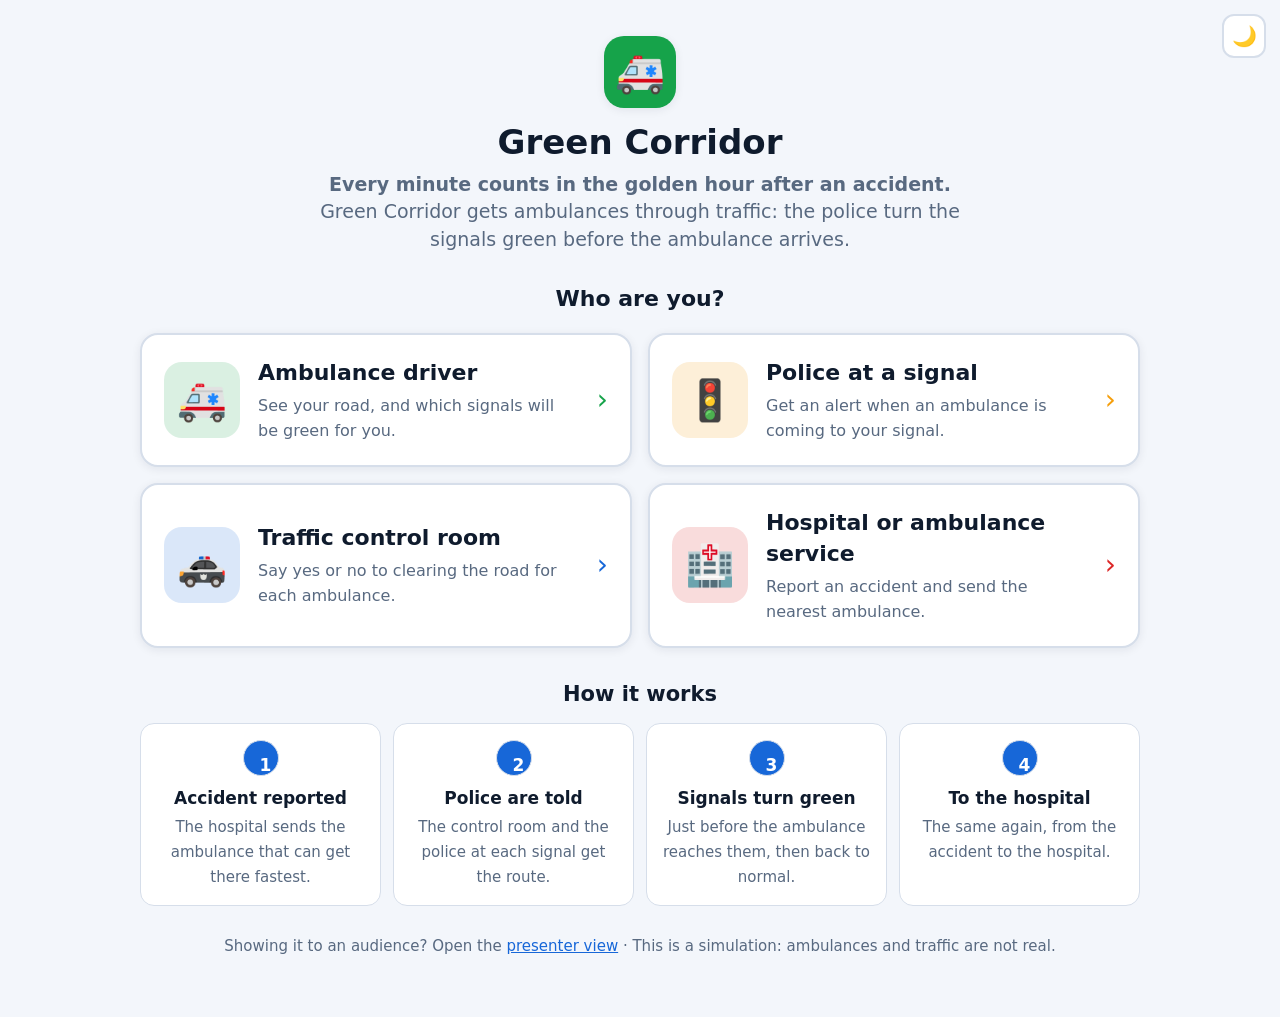
<file: static/home.html>
<!doctype html>
<html lang="en">
<head>
  <meta charset="utf-8">
  <meta name="viewport" content="width=device-width, initial-scale=1">
  <title>Green Corridor</title>
  <link rel="stylesheet" href="/static/common.css">
  <style>
    main { max-width: 1040px; margin: 0 auto; padding: 36px 20px 60px; }
    .hero { text-align: center; margin-bottom: 30px; }
    .hero .logo { width: 72px; height: 72px; border-radius: 20px; background: var(--green-strong); display: inline-grid; place-items: center;
                  font-size: 40px; margin-bottom: 14px; box-shadow: var(--shadow); }
    .hero h1 { font-size: 34px; margin-bottom: 8px; }
    .hero p { font-size: 19px; color: var(--muted); max-width: 640px; margin: 0 auto; }
    .ask { text-align: center; font-size: 22px; font-weight: 800; margin: 8px 0 18px; }
    .tiles { display: grid; grid-template-columns: repeat(2, 1fr); gap: 16px; }
    .tile { display: flex; gap: 18px; align-items: center; padding: 22px; border-radius: 18px; background: var(--surface);
            border: 2px solid var(--border); text-decoration: none; color: var(--text); box-shadow: var(--shadow);
            transition: transform .15s ease, border-color .15s ease; min-height: 128px; }
    .tile:hover, .tile:focus-visible { border-color: var(--c); transform: translateY(-2px); }
    .tile .ic { width: 76px; height: 76px; border-radius: 18px; display: grid; place-items: center; font-size: 40px; flex: none;
                background: color-mix(in srgb, var(--c) 16%, var(--surface)); }
    .tile b { display: block; font-size: 22px; margin-bottom: 4px; }
    .tile span { color: var(--muted); font-size: 16px; }
    .tile .go { margin-left: auto; font-size: 28px; color: var(--c); flex: none; }
    .how { margin-top: 34px; }
    .how h2 { text-align: center; margin-bottom: 16px; }
    .flow { display: grid; grid-template-columns: repeat(4, 1fr); gap: 12px; }
    .flow div { background: var(--surface); border: 1px solid var(--border); border-radius: 14px; padding: 16px; text-align: center; }
    .flow .n { width: 36px; height: 36px; border-radius: 50%; background: var(--primary); color: #fff; font-weight: 800;
               display: grid; place-items: center; margin: 0 auto 10px; line-height: 1; }
    .flow b { display: block; margin-bottom: 4px; }
    .flow span { color: var(--muted); font-size: 15px; }
    footer { text-align: center; margin-top: 30px; color: var(--muted); font-size: 15px; }
    @media (max-width: 760px) { .tiles, .flow { grid-template-columns: 1fr; } .hero h1 { font-size: 28px; } }
  </style>
</head>
<body>
<script src="/static/common.js"></script>
<div id="themebox" style="position:fixed;top:14px;right:14px;z-index:5"></div>
<main>
  <div class="hero">
    <div class="logo">🚑</div>
    <h1>Green Corridor</h1>
    <p><b>Every minute counts in the golden hour after an accident.</b> Green Corridor gets ambulances through traffic: the police turn the signals green before the ambulance arrives.</p>
  </div>

  <div class="ask">Who are you?</div>
  <div class="tiles">
    <a class="tile" href="/driver" style="--c: var(--green-strong)">
      <div class="ic">🚑</div><div><b>Ambulance driver</b><span>See your road, and which signals will be green for you.</span></div><div class="go">›</div></a>
    <a class="tile" href="/junction" style="--c: var(--amber-strong)">
      <div class="ic">🚦</div><div><b>Police at a signal</b><span>Get an alert when an ambulance is coming to your signal.</span></div><div class="go">›</div></a>
    <a class="tile" href="/police" style="--c: var(--primary)">
      <div class="ic">🚓</div><div><b>Traffic control room</b><span>Say yes or no to clearing the road for each ambulance.</span></div><div class="go">›</div></a>
    <a class="tile" href="/dispatch" style="--c: var(--red-strong)">
      <div class="ic">🏥</div><div><b>Hospital or ambulance service</b><span>Report an accident and send the nearest ambulance.</span></div><div class="go">›</div></a>
  </div>

  <section class="how">
    <h2>How it works</h2>
    <div class="flow">
      <div><div class="n">1</div><b>Accident reported</b><span>The hospital sends the ambulance that can get there fastest.</span></div>
      <div><div class="n">2</div><b>Police are told</b><span>The control room and the police at each signal get the route.</span></div>
      <div><div class="n">3</div><b>Signals turn green</b><span>Just before the ambulance reaches them, then back to normal.</span></div>
      <div><div class="n">4</div><b>To the hospital</b><span>The same again, from the accident to the hospital.</span></div>
    </div>
  </section>

  <footer>Showing it to an audience? Open the <a href="/pitch">presenter view</a> · This is a simulation: ambulances and traffic are not real.</footer>
</main>
<script>$("themebox").innerHTML = themeButton();</script>
</body>
</html>
</file>
<file: static/common.css>
/* Green Corridor design system.
   Built for first-time, non-technical users: big text, big buttons, plain words, and colours
   that always mean the same thing:
     green = go / cleared     amber = waiting     red = stop / not cleared     blue = the button to press
   Light theme by default (readable outdoors and familiar in offices); .theme-dark for night driving. */

:root {
  --bg: #f3f6fb; --surface: #ffffff; --surface-2: #eef2f8; --surface-3: #e3e9f2;
  --text: #0f1b2d; --muted: #586980; --border: #d6deea;
  --primary: #1767d8; --primary-dark: #0f4fa8; --on-primary: #ffffff; --primary-bg: var(--primary-bg);
  --green: #15803d; --green-bg: #dcfce7; --green-strong: #16a34a;
  --amber: #a16207; --amber-bg: #fef3c7; --amber-strong: #f59e0b;
  --red: #b91c1c; --red-bg: #fee2e2; --red-strong: #dc2626;
  --corridor: #0891b2; --grey: #94a3b8;
  --radius: 14px; --shadow: 0 2px 10px rgba(15, 27, 45, .08); --shadow-lg: 0 12px 34px rgba(15, 27, 45, .18);
  --tap: 56px;            /* minimum height of anything you press */
  color-scheme: light;
}
.theme-dark {
  --bg: #0b1220; --surface: #121d30; --surface-2: #1a2840; --surface-3: #22344f;
  --text: #eef3fb; --muted: #9fb0c8; --border: #2a3d5c;
  --primary: #4d9bff; --primary-dark: #3b8cff; --on-primary: #04142b; --primary-bg: rgba(77,155,255,.16);
  --green: #4ade80; --green-bg: rgba(34,197,94,.18); --green-strong: #22c55e;
  --amber: #fbbf24; --amber-bg: rgba(245,158,11,.18); --amber-strong: #f59e0b;
  --red: #f87171; --red-bg: rgba(239,68,68,.18); --red-strong: #ef4444;
  --corridor: #22d3ee; --grey: #64748b;
  --shadow: 0 2px 12px rgba(0,0,0,.35); --shadow-lg: 0 12px 34px rgba(0,0,0,.5);
  color-scheme: dark;
}

* { box-sizing: border-box; }
aside, main, section, .card { min-width: 0; }
html, body { margin: 0; min-height: 100%; }
body { font: 17px/1.45 system-ui, -apple-system, "Segoe UI", Roboto, "Noto Sans", "Noto Sans Kannada", "Noto Sans Devanagari", sans-serif;
       background: var(--bg); color: var(--text); -webkit-font-smoothing: antialiased; }
a { color: var(--primary); }
h1, h2, h3 { margin: 0; line-height: 1.2; }
h1 { font-size: 24px; } h2 { font-size: 21px; } h3 { font-size: 17px; }
p { margin: 0 0 12px; }
.muted { color: var(--muted); }
.small { font-size: 14px; }
.center { text-align: center; }
.hidden, [hidden] { display: none !important; }
.row { display: flex; align-items: center; gap: 12px; flex-wrap: wrap; }
.stack { display: flex; flex-direction: column; gap: 12px; }
.grow { flex: 1; min-width: 0; }
.ellipsis { overflow: hidden; text-overflow: ellipsis; white-space: nowrap; }
:focus-visible { outline: 3px solid var(--primary); outline-offset: 2px; }

/* ---------- surfaces ---------- */
.card { background: var(--surface); border: 1px solid var(--border); border-radius: var(--radius); padding: 18px; box-shadow: var(--shadow); }
.card.flat { box-shadow: none; }
.topbar { display: flex; align-items: center; gap: 12px; padding: 0 20px; height: 64px; background: var(--surface);
          border-bottom: 1px solid var(--border); }
.topbar .brand { display: flex; align-items: center; gap: 10px; font-weight: 800; font-size: 19px; color: var(--text); text-decoration: none; }
.topbar .brand .logo { width: 36px; height: 36px; border-radius: 10px; background: var(--green-strong); display: grid; place-items: center; font-size: 20px; }
.topbar .who { color: var(--muted); font-size: 15px; white-space: nowrap; }
.topbar .brand { white-space: nowrap; }
@media (max-width: 700px) { .topbar { padding: 0 12px; } .topbar .who, .topbar .extra { display: none; } }

/* ---------- buttons ---------- */
.btn { display: inline-flex; align-items: center; justify-content: center; gap: 8px; min-height: var(--tap); padding: 0 20px;
       font-family: inherit; font-weight: 700; font-size: 17px; line-height: 1.2; border-radius: 12px; border: 2px solid var(--border); background: var(--surface);
       color: var(--text); cursor: pointer; text-decoration: none; white-space: nowrap; }
.btn:hover { background: var(--surface-2); }
.btn:disabled { opacity: .5; cursor: default; }
.btn.primary { background: var(--primary); border-color: var(--primary); color: var(--on-primary); }
.btn.primary:hover { background: var(--primary-dark); }
.btn.go { background: var(--green-strong); border-color: var(--green-strong); color: #fff; }
.btn.stop { background: var(--surface); border-color: var(--red-strong); color: var(--red); }
.btn.stop.solid { background: var(--red-strong); color: #fff; }
.btn.small { min-height: 44px; font-size: 15px; padding: 0 14px; border-radius: 10px; }
.btn.huge { min-height: 76px; font-size: 22px; border-radius: 16px; width: 100%; }
.btn.block { width: 100%; }
.linkbtn { background: none; border: none; color: var(--primary); font: inherit; font-size: 15px; cursor: pointer; padding: 6px 0; text-decoration: underline; }

/* ---------- status pills: one look per meaning ---------- */
.pill { display: inline-flex; align-items: center; gap: 6px; padding: 4px 12px; border-radius: 999px; font-weight: 700; font-size: 14px; white-space: nowrap; }
.pill.ok { background: var(--green-bg); color: var(--green); }
.pill.wait { background: var(--amber-bg); color: var(--amber); }
.pill.bad { background: var(--red-bg); color: var(--red); }
.pill.info { background: var(--surface-2); color: var(--muted); }
.dot { width: 12px; height: 12px; border-radius: 50%; flex: none; display: inline-block; }
.dot.ok { background: var(--green-strong); } .dot.wait { background: var(--amber-strong); } .dot.bad { background: var(--red-strong); } .dot.info { background: var(--grey); }

/* ---------- forms ---------- */
input[type=text], input[type=search], select { font: inherit; font-size: 17px; min-height: 50px; padding: 0 14px; border-radius: 12px;
       border: 2px solid var(--border); background: var(--surface); color: var(--text); width: 100%; }
label.field { display: block; font-weight: 700; margin-bottom: 6px; }

/* ---------- first-time help ---------- */
.tip { display: flex; gap: 12px; align-items: flex-start; background: var(--primary-bg); border: 1px solid #c7dbfb; color: #12325f;
       border-radius: 12px; padding: 12px 14px; font-size: 15px; }
.theme-dark .tip { background: #13284a; border-color: #2a4b7c; color: #d9e7ff; }
.theme-dark .leaflet-tooltip { background: var(--surface-2); color: var(--text); border-color: var(--border); }
.theme-dark .leaflet-tooltip-top:before { border-top-color: var(--surface-2); }
.theme-dark .leaflet-bar a { background: var(--surface); color: var(--text); border-color: var(--border); }
.theme-dark .leaflet-control-attribution { background: rgba(18,29,48,.8) !important; color: var(--muted); }
.theme-dark .leaflet-control-attribution a { color: var(--primary); }
.theme-dark .amb { background: #e8eef7; }
.themebtn { width: 44px; height: 44px; border-radius: 12px; border: 2px solid var(--border); background: var(--surface); color: var(--text); font-size: 20px; cursor: pointer; flex: none; }
.tip .tip-icon { font-size: 20px; line-height: 1.2; }
.tip .tip-close { margin-left: auto; background: none; border: none; font-size: 20px; color: inherit; cursor: pointer; padding: 0 4px; }

/* ---------- language switch ---------- */
.lang { display: inline-flex; border: 2px solid var(--border); border-radius: 12px; overflow: hidden; }
.lang button { min-height: 40px; padding: 0 12px; border: none; background: var(--surface); color: var(--text); font-family: inherit; font-weight: 700; font-size: 15px; cursor: pointer; }
.lang button.on { background: var(--primary); color: var(--on-primary); }

/* ---------- wizard steps ---------- */
.wizard-steps { display: flex; gap: 8px; margin-bottom: 18px; }
.wizard-steps span { flex: 1; height: 6px; border-radius: 3px; background: var(--surface-3); }
.wizard-steps span.on { background: var(--primary); }

/* ---------- list rows (tap targets) ---------- */
.choice { display: flex; align-items: center; gap: 14px; width: 100%; min-height: 64px; padding: 12px 16px; margin-bottom: 10px;
          border-radius: 14px; border: 2px solid var(--border); background: var(--surface); color: var(--text); text-align: left;
          font: inherit; cursor: pointer; text-decoration: none; }
.choice:hover { border-color: var(--primary); }
.choice .icon { font-size: 28px; flex: none; }
.choice .grow b { display: block; font-size: 18px; }

/* ---------- map ---------- */
.leaflet-container { font-family: inherit; }
.leaflet-tooltip { font-size: 14px; border-radius: 8px; }
.day-tiles { filter: saturate(1.15); }
.night-tiles { filter: sepia(1) hue-rotate(180deg) saturate(2.6) brightness(0.95) contrast(1.05); }
.amb { display: grid; place-items: center; width: 34px; height: 34px; border-radius: 50%; background: #fff;
       border: 3px solid var(--corridor); box-shadow: 0 2px 10px rgba(8,145,178,.5); font-size: 18px; position: relative; }
.amb.idle { border-color: var(--grey); box-shadow: 0 1px 4px rgba(0,0,0,.25); opacity: .9; }
.amb span { position: absolute; top: -12px; right: -22px; background: var(--corridor); color: #fff;
            font: 700 11px/1 system-ui, sans-serif; padding: 3px 5px; border-radius: 6px; white-space: nowrap; }
.amb.idle span { background: var(--grey); }
.scene { display: grid; place-items: center; width: 36px; height: 36px; font-size: 26px; filter: drop-shadow(0 2px 4px rgba(185,28,28,.6)); }
.dest { width: 26px; height: 26px; border-radius: 50%; border: 4px solid var(--corridor); background: rgba(8,145,178,.15); }
.nav-arrow { width: 48px; height: 48px; transition: transform .6s ease; filter: drop-shadow(0 2px 6px rgba(0,0,0,.45)); }
.nav-label { position: absolute; top: -12px; left: 34px; background: var(--corridor); color: #fff;
             font: 700 11px/1 system-ui, sans-serif; padding: 3px 6px; border-radius: 6px; white-space: nowrap; }

/* ---------- bottom sheet (phones) ---------- */
.sheet { position: fixed; left: 0; right: 0; bottom: 0; z-index: 1200; background: var(--surface); color: var(--text);
         border-radius: 22px 22px 0 0; box-shadow: 0 -6px 24px rgba(15,27,45,.22); display: flex; flex-direction: column;
         max-width: 640px; margin: 0 auto; overflow: hidden; }
.sheet-grab { flex: none; cursor: grab; touch-action: none; user-select: none; padding: 0 18px 12px; }
.sheet-handle { display: grid; place-items: center; padding: 10px 0 8px; }
.sheet-handle::before { content: ""; width: 44px; height: 5px; border-radius: 3px; background: var(--surface-3); }
.sheet-more { display: flex; align-items: center; justify-content: center; gap: 6px; margin-top: 10px; font-size: 14px;
              font-weight: 700; color: var(--primary); }
.sheet-more::after { content: "▲"; font-size: 11px; transition: transform .2s ease; }
.sheet.open .sheet-more::after { transform: rotate(180deg); }
.sheet-body { overflow-y: auto; padding: 4px 18px calc(18px + env(safe-area-inset-bottom)); flex: 1; border-top: 1px solid var(--border);
              overscroll-behavior: contain; }
.fab { width: 52px; height: 52px; border-radius: 50%; border: none; background: var(--surface); color: var(--text);
       font-size: 22px; box-shadow: var(--shadow-lg); display: grid; place-items: center; cursor: pointer; }
.pillbtn { display: inline-flex; align-items: center; gap: 8px; min-height: 48px; padding: 0 16px; border-radius: 24px; border: none;
           background: var(--surface); color: var(--text); font-family: inherit; font-weight: 700; font-size: 15px;
           box-shadow: var(--shadow-lg); cursor: pointer; }
.pillbtn.on { background: var(--primary); color: #fff; }
.fabs { position: fixed; right: 12px; bottom: calc(var(--sheet-h, 150px) + 12px); z-index: 1100;
        display: flex; flex-direction: column; align-items: flex-end; gap: 10px; transition: bottom .25s ease; }

/* ---------- side panel resizer (desktop) ---------- */
.sidebar-resizer::after { content: ""; position: absolute; top: 50%; left: 2px; width: 4px; height: 48px; margin-top: -24px;
                          border-radius: 2px; background: var(--border); }
.sidebar-resizer:hover::after, .sidebar-resizer:active::after { background: var(--primary); }
@media (max-width: 900px) { .sidebar-resizer { display: none; } }

/* ---------- toasts ---------- */
#toasts { position: fixed; left: 50%; bottom: 24px; transform: translateX(-50%); z-index: 3000; display: flex; flex-direction: column;
          gap: 8px; width: min(520px, calc(100vw - 32px)); pointer-events: none; }
.toast { background: var(--text); color: var(--surface); border-radius: 12px; padding: 14px 18px; font-size: 16px; font-weight: 600;
         box-shadow: var(--shadow-lg); animation: toast-in .25s ease-out; }
.toast.good { background: var(--green); color: #fff; }
.toast.bad { background: var(--red-strong); color: #fff; }
@keyframes toast-in { from { transform: translateY(8px); opacity: 0; } to { transform: none; opacity: 1; } }
@media (prefers-reduced-motion: reduce) { .toast { animation: none; } * { transition: none !important; } }
</file>
